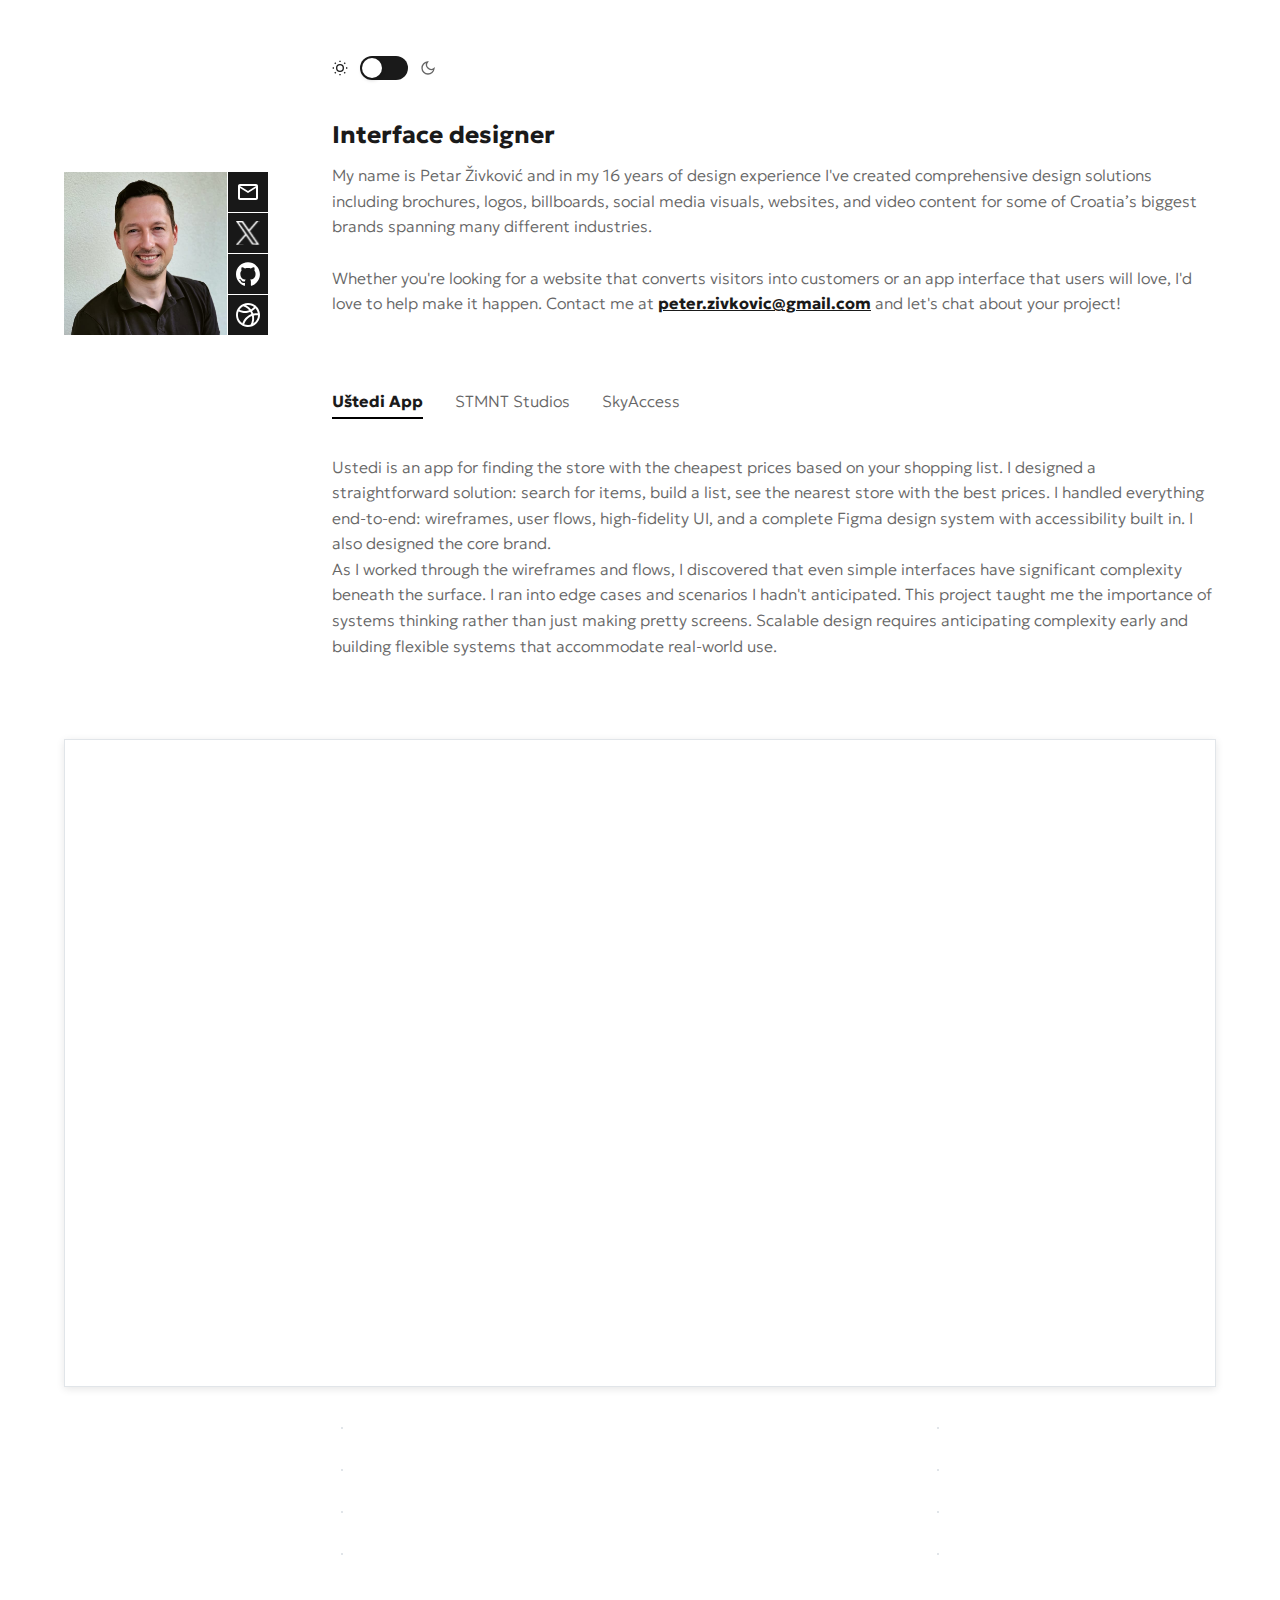
<file: index.html>
<!DOCTYPE html>
<html lang="en">
<head>
    <meta charset="UTF-8">
    <meta name="viewport" content="width=device-width, initial-scale=1.0">
    <title>Petar Živković - Interface Designer</title>
    <link rel="preconnect" href="https://fonts.googleapis.com">
    <link rel="preconnect" href="https://fonts.gstatic.com" crossorigin>
    <link href="https://fonts.googleapis.com/css2?family=Geologica:wght@200;700&display=swap" rel="stylesheet">
    <link rel="stylesheet" href="css/style.css">
</head>
<body data-theme="light">

    <!-- Header Section -->
    <div class="header-content">
        <div class="profile-section">
            <div class="profile-image"></div>
            
            <!-- Social Icons Grid -->
            <div class="social-icons">
                <a href="mailto:91edtn@gmail.com" class="social-icon">
                    <img src="./images/ic-email.svg">
                </a>
                <a href="https://x.com/ZivkovicPeter" class="social-icon">
                    <img src="./images/ic-x.svg">
                </a>
                <a href="https://github.com/peterz91" class="social-icon">
                    <img src="./images/ic-github.svg">
                </a>
                <a href="https://dribbble.com/pzivkovic" class="social-icon">
                    <img src="./images/ic-dribbble.svg">
                </a>
            </div>
        </div>

        <div class="content-right">
            <!-- Theme Toggle -->
            <button class="theme-toggle" onclick="toggleTheme()">
                <svg class="theme-icon sun-icon" viewBox="0 0 24 24" fill="none" stroke="currentColor" stroke-width="2">
                    <circle cx="12" cy="12" r="5"/>
                    <line x1="12" y1="1" x2="12" y2="3"/>
                    <line x1="12" y1="21" x2="12" y2="23"/>
                    <line x1="4.22" y1="4.22" x2="5.64" y2="5.64"/>
                    <line x1="18.36" y1="18.36" x2="19.78" y2="19.78"/>
                    <line x1="1" y1="12" x2="3" y2="12"/>
                    <line x1="21" y1="12" x2="23" y2="12"/>
                    <line x1="4.22" y1="19.78" x2="5.64" y2="18.36"/>
                    <line x1="18.36" y1="5.64" x2="19.78" y2="4.22"/>
                </svg>
                <div class="toggle-slider">
                    <div class="toggle-circle"></div>
                </div>
                <svg class="theme-icon moon-icon" viewBox="0 0 24 24" fill="none" stroke="currentColor" stroke-width="2">
                    <path d="M21 12.79A9 9 0 1 1 11.21 3 7 7 0 0 0 21 12.79z"/>
                </svg>
            </button>

            <h1 class="main-title">Interface designer</h1>
                
            <p class="description">
                My name is Petar Živković and in my 16 years of design experience  I've created comprehensive design solutions including brochures, logos, billboards, social media visuals, websites, and video content for some of Croatia’s biggest brands spanning many different industries.</br></br>
                
                Whether you're looking for a website that converts visitors into customers or an app interface that users will love, I'd love to help make it happen. Contact me at <a href="mailto:peter.zivkovic@gmail.com" class="email-link">peter.zivkovic@gmail.com</a> and let's chat about your project!
            </p>
        </div>
    </div>
    
    <!-- Project Content Section -->
    <section class="project-content">
        <!-- Empty spacer container to align with header layout -->
        <div class="empty-container"></div>
        
        <!-- Tabs and Description -->
        <div class="tabs-and-description">
            <!-- Tab Navigation -->
            <div class="nav-tabs">
                <!-- Tabs will be generated by JavaScript -->
            </div>

            <!-- Project Description -->
            <div class="project-description-container">
                <p class="project-description">
                    <!-- Content will be populated by JavaScript -->
                </p>
            </div>
        </div>
    </section>

    <!-- Unified Project Gallery -->
    <section class="project-gallery">
        <!-- Gallery items will be dynamically populated by JavaScript -->
    </section>
    
    <script src="js/script.js"></script>
</body>
</html>
</file>
<file: css/style.css>
:root {
    --bg-primary: #ffffff;
    --bg-secondary: #f8f9fa;
    --text-primary: #1a1a1a;
    --text-secondary: #666666;
    --border-color: #e1e5e9;
    --accent-color: #000000;
    --blue-primary: #2e5bba;
}

[data-theme="dark"] {
    --bg-primary: #0d1117;
    --bg-secondary: #161b22;
    --text-primary: #f0f6fc;
    --text-secondary: #8b949e;
    --border-color: #30363d;
    --accent-color: #ffffff;
}

* {
    margin: 0;
    padding: 0;
    box-sizing: border-box;
}

body {
    font-family: 'Geologica', -apple-system, BlinkMacSystemFont, 'Segoe UI', sans-serif;
    background-color: var(--bg-primary);
    color: var(--text-primary);
    line-height: 1.6;
    transition: all 0.3s ease;
}

.header-content {
    max-width: 1184px;
    margin: 0 auto;
    margin-top: 56px;
    position: relative;
    display: flex;
    align-items: flex-start;
    gap: 160px;
}

.profile-section {
    display: flex;
    align-items: flex-start;
    gap: 1px;
    flex-shrink: 0;
    margin-top: 115.5px; /* Align with headline */
}

.profile-image {
    width: 163px;
    height: 163px;
    background: url('../images/profile-picture-square.jpg') center/cover no-repeat;
    border-radius: 0px;
    flex-shrink: 0;
}

.social-icons {
    display: grid;
    grid-template-columns: repeat(1, 1fr);
    gap: 1px;
    align-self: flex-start;
}

.social-icon {
    width: 40px;
    height: 40px;
    background: #181818;
    display: flex;
    align-items: center;
    justify-content: center;
    text-decoration: none;
    transition: all 0.3s ease;
}

.social-icon:hover {
    background: var(--blue-primary);
}

.social-icon svg {
    width: 24px;
    height: 24px;
    fill: white;
}

/* Theme Toggle */
.theme-toggle {
    background: transparent;
    border: none;
    padding: 0;
    cursor: pointer;
    display: flex;
    align-items: center;
    gap: 12px;
    transition: all 0.3s ease;
    margin-bottom: 40px;
}

.toggle-slider {
    position: relative;
    width: 48px;
    height: 24px;
    background: var(--text-primary);
    border-radius: 12px;
    transition: all 0.3s ease;
}

.toggle-circle {
    position: absolute;
    top: 2px;
    left: 2px;
    width: 20px;
    height: 20px;
    background: var(--bg-primary);
    border-radius: 50%;
    transition: all 0.3s cubic-bezier(0.4, 0, 0.2, 1);
    box-shadow: 0 2px 4px rgba(0, 0, 0, 0.2);
}

[data-theme="dark"] .toggle-circle {
    transform: translateX(24px);
}

.theme-icon {
    width: 16px;
    height: 16px;
    stroke: var(--text-secondary);
    transition: all 0.3s ease;
}

[data-theme="light"] .sun-icon {
    stroke: var(--text-primary);
}

[data-theme="dark"] .moon-icon {
    stroke: var(--text-primary);
}

/* Main Content */
.content-right {
    flex: 1;
    padding-top: 0;
    margin-left: 0;
}

.main-title {
    font-family: 'Geologica', sans-serif;
    font-weight: 700;
    font-size: 24px;
    color: var(--text-primary);
    margin-bottom: 12px;
    line-height: 1.3;
}

.description {
    font-family: 'Geologica', sans-serif;
    font-weight: 200;
    font-size: 16px;
    color: var(--text-secondary);
    line-height: 1.6;
    max-width: 100%;
}

.description .email-link {
    font-weight: 700;
    color: var(--text-primary);
    text-decoration: underline;
    cursor: pointer;
    transition: color 0.3s ease;
}

.description .email-link:hover {
    color: var(--blue-primary);
}

/* Project Content Section */
.project-content {
    max-width: 1184px;
    margin: 0 auto;
    margin-top: 40px;
    position: relative;
    display: flex;
    align-items: flex-start;
    gap: 160px;
    clear: both;
    width: 100%;
}

.empty-container {
    display: flex;
    align-items: flex-start;
    gap: 24px;
    flex-shrink: 0;
    width: 204px; /* Match profile section width exactly */
    background: transparent;
}

.tabs-and-description {
    flex: 1;
    width: 100%;
    min-width: 0; /* Allow flex item to shrink below content size */
}

/* Tab Navigation - Clean with arrow navigation */
.nav-tabs-container {
    position: relative;
    width: 100%;
    display: flex;
    align-items: baseline;
    gap: 32px;
    margin-left: -64px; /* Pull left arrow out to the left */
}

.nav-tabs {
    display: flex;
    align-items: center;
    gap: 32px;
    margin-bottom: 16px;
    width: 100%;
    position: relative;
    overflow-x: hidden; /* Hide scrollbar completely */
    flex-wrap: nowrap;
    padding-bottom: 12px;
    scroll-behavior: smooth;
    /* Removed border-bottom */
}

/* Arrow navigation buttons */
.nav-arrow {
    background: var(--accent-color);
    border: 1px solid var(--border-color);
    border-radius: 4px;
    width: 32px;
    height: 32px;
    display: flex;
    align-items: center;
    justify-content: center;
    cursor: pointer;
    transition: all 0.3s ease;
    flex-shrink: 0;
    opacity: 0;
    visibility: hidden;
    transform: scale(0.9);
}

.nav-arrow.visible {
    opacity: 1;
    visibility: visible;
    transform: scale(1);
}

/* Desktop-only hover behavior */
@media (hover: hover) and (pointer: fine) {
    .nav-arrow:hover {
        background: var(--blue-primary);
        border-color: var(--bg-secondary);
    }
}

/* Mobile touch behavior */
@media (hover: none) and (pointer: coarse) {
    .nav-arrow:active {
        background: var(--blue-primary);
        border-color: var(--bg-secondary);
    }
    
    .theme-toggle:active .toggle-slider {
        background: var(--blue-primary);
    }
}

.nav-arrow svg {
    width: 16px;
    height: 16px;
    stroke: var(--bg-secondary);
}

.nav-arrow:hover svg {
    stroke: var(--bg-secondary);
}

.nav-tab {
    background: none;
    border: none;
    font-family: 'Geologica', sans-serif;
    font-size: 16px;
    padding: 16px 0;
    cursor: pointer;
    position: relative;
    transition: all 0.3s ease;
    color: var(--text-secondary);
    white-space: nowrap;
    flex-shrink: 0;
    min-width: fit-content;
}

.nav-tab.active {
    font-weight: 700;
    color: var(--text-primary);
}

.nav-tab.active::after {
    content: '';
    position: absolute;
    bottom: 8px;
    left: 0;
    right: 0;
    height: 2px;
    background: var(--accent-color);
}

.nav-tab:not(.active) {
    font-weight: 200;
}

.nav-tab:not(.active):hover{
    color: var(--blue-primary);
}

/* Project Description */
.project-description {
    font-family: 'Geologica', sans-serif;
    font-weight: 200;
    font-size: 16px;
    color: var(--text-secondary);
    line-height: 1.6;
    margin-bottom: 40px;
    width: 100%;
    min-height: 52px;
}

.project-description .live-demo {
    font-weight: 700;
    color: var(--text-primary);
    text-decoration: underline;
    cursor: pointer;
}

.project-description .live-demo:hover {
    color: var(--blue-primary);
}

/* UNIFIED PROJECT GALLERY */
.project-gallery {
    display: grid;
    grid-template-columns: repeat(auto-fit, minmax(600px, 1fr));
    gap: 40px;
    margin: 40px auto 80px;
    width: calc(100vw - 128px);
    max-width: 100%;
    justify-items: center;
    align-items: start;
}

/* Gallery Item Base */
.gallery-item {
    width: 100%;
    border: 1px solid var(--border-color);
    border-radius: 0px;
    overflow: hidden;
    box-shadow: 0 2px 8px rgba(0, 0, 0, 0.1);
    transition: all 0.3s ease;
}

.gallery-item img {
    width: 100%;
    height: auto;
    display: block;
    object-fit: contain;
}

/* Hero Images - Full Width */
.gallery-item.hero {
    width: 100%;
    aspect-ratio: 16 / 9;
    grid-column: 1 / -1; /* Span full width of grid */
}

.gallery-item.hero img {
    object-fit: cover;
}

/* Enhanced Desktop Images */
.gallery-item.desktop {
    width: fit-content;
    max-width: 100%;
    position: relative;
    overflow: hidden;
    transition: all 0.3s ease;
    margin: 0 auto; /* Center the container */
}

.gallery-item.desktop:hover {
    box-shadow: 0 8px 25px rgba(0, 0, 0, 0.15);
    transform: translateY(-2px);
}

.gallery-item.desktop img {
    width: 100%;
    height: auto;
    display: block;
    object-fit: contain;
    max-height: 80vh; /* Limit height to viewport */
    transition: transform 0.3s ease;
}

/* Clickable Image Enhancements */
.clickable-image {
    position: relative;
    cursor: pointer;
}

.clickable-image:hover img {
    transform: scale(1.02);
}

.image-overlay {
    position: absolute;
    top: 16px;
    right: 16px;
    background: rgba(0, 0, 0, 0.7);
    color: white;
    padding: 8px 12px;
    border-radius: 0px;
    font-size: 14px;
    opacity: 0;
    transition: opacity 0.3s ease;
    display: flex;
    align-items: center;
    gap: 6px;
    pointer-events: none;
}

.clickable-image:hover .image-overlay {
    opacity: 1;
}

.zoom-icon {
    width: 16px;
    height: 16px;
    display: flex;
    align-items: center;
    justify-content: center;
}

.zoom-icon svg {
    width: 100%;
    height: 100%;
    stroke: currentColor; /* Inherits white color from parent */
}

.zoom-text {
    font-family: 'Geologica', sans-serif;
    font-weight: 500;
}

@keyframes fadeIn {
    from { opacity: 0; }
    to { opacity: 1; }
}

/* Scroll Indicator */
.scroll-indicator {
    position: absolute;
    top: 20%;
    left: 50%;
    transform: translate(-50%, -50%);
    display: flex;
    flex-direction: column;
    align-items: center;
    z-index: 100;
    opacity: 0.8;
    animation: pulseGlow 3s ease-in-out infinite;
    pointer-events: none;
}

.scroll-text {
    font-family: 'Geologica', sans-serif;
    font-size: 14px;
    color: #2E5BBA;
    font-weight: 600;
    margin-bottom: 8px;
    text-shadow: 0 1px 2px rgba(255, 255, 255, 0.8);
}

.scroll-mouse {
    width: 20px;
    height: 32px;
    border: 2px solid #2E5BBA;
    border-radius: 12px;
    position: relative;
    margin-bottom: 8px;
}

.scroll-wheel {
    width: 3px;
    height: 6px;
    background: #2E5BBA;
    border-radius: 2px;
    position: absolute;
    top: 6px;
    left: 50%;
    transform: translateX(-50%);
    animation: scrollWheel 2s ease-in-out infinite;
}

/* Animations */
@keyframes scrollWheel {
    0% { top: 18px; opacity: 1; }
    50% { top: 12px; opacity: 0.5; }
    100% { top: 6px; opacity: 0; }
}

@keyframes pulseGlow {
    0%, 100% { opacity: 0.8; transform: translate(-50%, -50%) scale(1); }
    50% { opacity: 1; transform: translate(-50%, -50%) scale(1.05); }
}

.scroll-indicator.hidden {
    animation: fadeOut 1s ease-out forwards;
}

@keyframes fadeOut {
    to { opacity: 0; visibility: hidden; }
}

/* RESPONSIVE DESIGN */
@media (max-width: 1400px) {
    .header-content, .project-content {
        max-width: 90vw;
        gap: 64px;
    }
    
    .project-gallery {
        width: 90vw;
        grid-template-columns: repeat(auto-fit, minmax(550px, 1fr));
    }
}

@media (max-width: 1024px) {
    .header-content {
        margin-left: 32px;
        margin-right: 32px;
        flex-direction: column;
        align-items: center;
        text-align: center;
        gap: 20px;
        position: relative;
        width: calc(100vw - 64px);
        max-width: 100%;
    }

    .theme-toggle {
        position: absolute;
        top: 0;
        left: 50%;
        transform: translateX(-50%);
        margin-bottom: 0;
    }

    .content-right {
        display: flex;
        flex-direction: column;
        align-items: center;
        text-align: center;
    }

    .profile-section {
        order: -1;
        flex-direction: row;
        align-items: center;
        margin-top: 60px;
    }

    .main-title {
        font-size: 20px;
        text-align: center;
    }

    .description {
        font-size: 16px;
        text-align: center;
        max-width: 100%;
        width: 100%;
    }

    .project-content {
        margin-left: 32px;
        margin-right: 32px;
        flex-direction: column;
        align-items: center;
        gap: 20px;
    }

    .empty-container {
        display: none;
    }

    .tabs-and-description {
        flex: none;
        width: calc(100vw - 64px);
        max-width: 100%;
        text-align: center;
    }

    .project-description {
        width: 100%;
        text-align: center;
    }

    .nav-tabs-container {
    margin-left:0;
    justify-content: center; 
    gap:16px;   
    }
   
    .nav-tabs {
        text-align: center;
        min-width: 0; /* Allow tabs to shrink */
        max-width: calc(100vw - 80px); /* Reserve space for arrows */
    }

    /* Ensure first tab is never cropped */
    .nav-tabs {
        scroll-snap-type: x mandatory;
    }

     .nav-tab {
        scroll-snap-align: start;
        padding: 16px 8px; /* Reduce horizontal padding */
        /* font-size: 15px;  */
    }

     /* Make arrows slightly smaller on mobile */
    .nav-arrow {
        width: 28px;
        height: 28px;
    }
    
    .nav-arrow svg {
        width: 14px;
        height: 14px;
    }

    /* Gallery responsive */
    .project-gallery {
        gap: 20px;
        margin-left: 32px;
        margin-right: 32px;
        width: calc(100vw - 64px);
        grid-template-columns: 1fr; /* Single column on tablet and below */
    }

    /* Standalone desktop images remain centered and fit-content */
    .gallery-item.desktop {
        width: fit-content;
        max-width: calc(100vw - 64px);
    }

    .gallery-desktop-iframe {
        flex-direction: column;
        gap: 20px;
    }

    .gallery-desktop-iframe .gallery-item.desktop {
        flex: none;
        width: 100%;
        height: auto;
        aspect-ratio: 4/3;
    }

    .gallery-desktop-iframe .gallery-item.iframe {
        width: auto;
        max-width: 100%;
    }

    /* Responsive adjustments for large images */
    .gallery-item.desktop img {
        max-height: 70vh;
    }
}

@media (max-width: 768px) {
    .profile-image {
        width: 160px;
    }

    .social-icon {
        width: 40px;
        height: 40px;
    }

    .social-icon svg {
        width: 20px;
        height: 20px;
    }
    
    .header-content, .project-content {
        margin-left: 20px;
        margin-right: 20px;
        width: calc(100vw - 40px);
        max-width: 100%;
    }

    .nav-tabs-container {
        gap: 6px; /* Even smaller gap */
    }
    
    .nav-tabs {
        max-width: calc(100vw - 70px); /* Adjust for smaller arrows */
    }
    
    .nav-tab {
        padding: 16px 6px; /* More compact padding */
        /* font-size: 14px;  */
    }
    
    .nav-arrow {
        width: 24px;
        height: 24px;
    }
    
    .nav-arrow svg {
        width: 12px;
        height: 12px;
    }
    .project-gallery {
        gap: 20px;
        margin-left: 20px;
        margin-right: 20px;
        width: calc(100vw - 40px);
        grid-template-columns: 1fr; /* Single column on mobile */
    }

    /* Standalone desktop images remain centered and fit-content */
    .gallery-item.desktop {
        width: fit-content;
        max-width: calc(100vw - 40px);
    }

    .gallery-mobile-grid {
        gap: 20px;
    }

    .gallery-item.hero {
        aspect-ratio: 16/9;
    }

    .gallery-item.desktop img {
        max-height: 60vh;
    }
    
    .image-overlay {
        font-size: 12px;
        padding: 6px 10px;
    }
}

@media (max-width: 414px) {
    .content-right {
        align-items: flex-start;
        text-align: left;
    } 

    .main-title, .description {
        text-align: left;
    }

}
</file>
